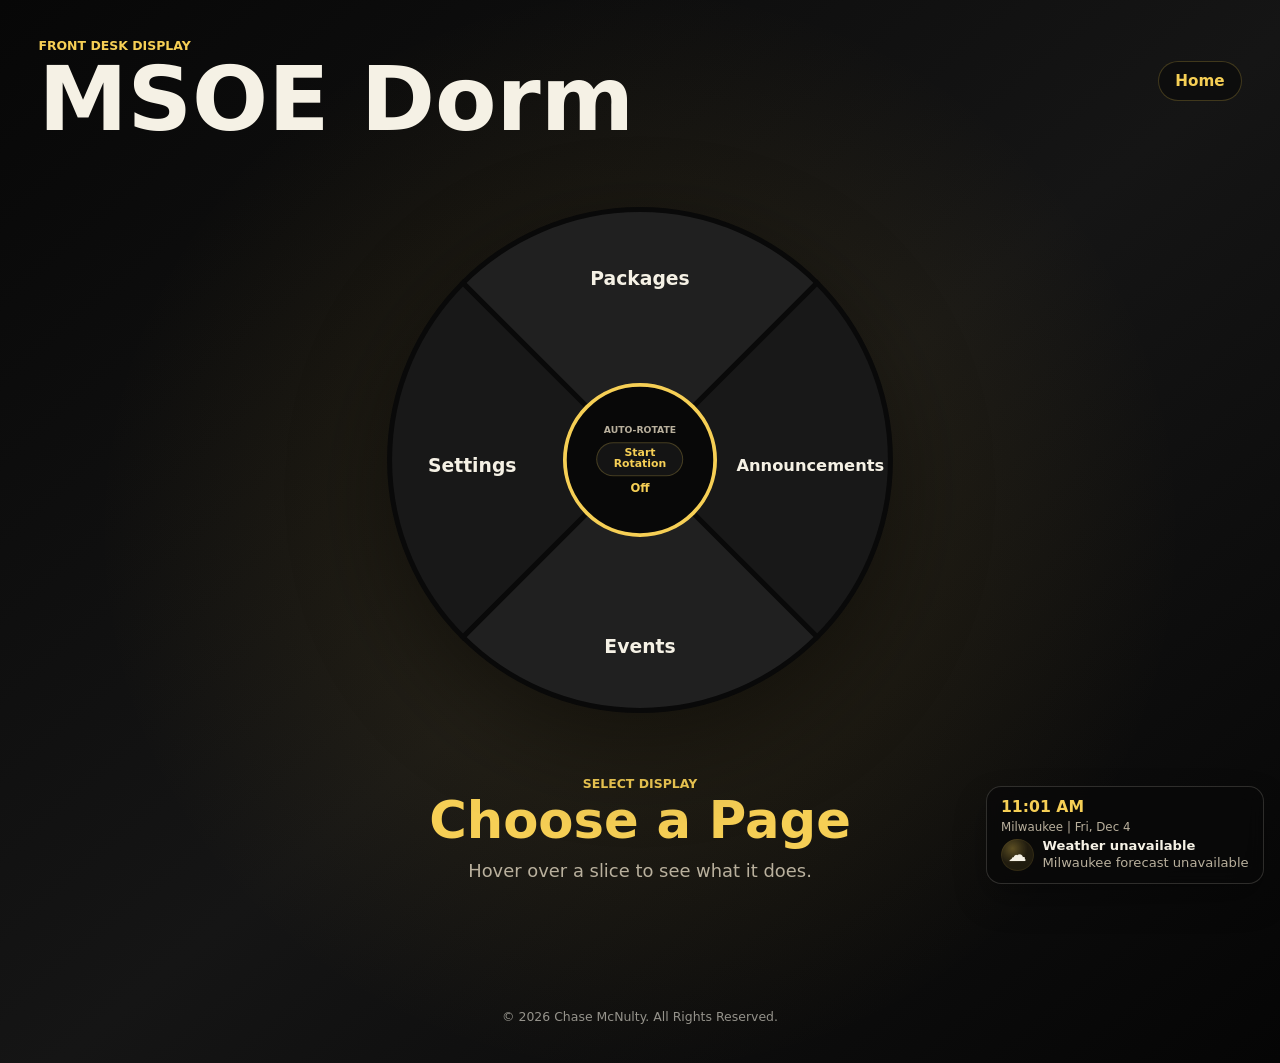
<file: index.html>
<!doctype html>
<html lang="en">
  <head>
    <meta charset="UTF-8" />
    <meta name="viewport" content="width=device-width, initial-scale=1.0" />
    <title>MSOE Dorm Front Desk Display</title>
    <link rel="stylesheet" href="styles.css" />
  </head>
  <body data-page-title-suffix="Front Desk Display" data-rotation-page="home">
    <main class="display-shell" aria-labelledby="page-title">
      <header class="top-bar">
        <div>
          <p class="eyebrow">Front Desk Display</p>
          <h1 id="page-title" data-dorm-name>MSOE Dorm</h1>
        </div>
        <p class="status-pill" aria-label="Current display mode">Home</p>
      </header>

      <section class="wheel-stage" aria-label="Display options">
        <div
          class="wheel-copy"
          aria-live="polite"
          data-default-title="Choose a Page"
          data-default-description="Hover over a slice to see what it does."
        >
          <p class="eyebrow">Select Display</p>
          <h2 id="selected-title">Choose a Page</h2>
          <p id="selected-description">
            Hover over a slice to see what it does.
          </p>
        </div>

        <nav class="radial-menu" data-dorm-nav-label aria-label="MSOE Dorm display pages">
          <svg
            class="wheel"
            viewBox="-230 -230 460 460"
            role="img"
            aria-labelledby="wheel-title wheel-description"
          >
            <title id="wheel-title">MSOE Dorm display navigation wheel</title>
            <desc id="wheel-description">
              A circular menu with selectable slices for front desk display pages.
            </desc>

            <a
              class="wheel-link"
              href="display.html"
              aria-label="Open packages display"
              data-display-key="packages"
              data-title="Packages"
              data-description="Open the package tracker."
            >
              <g class="wheel-slice-group">
                <path
                  class="wheel-slice"
                  d="M 0 0 L -141.421 -141.421 A 200 200 0 0 1 141.421 -141.421 Z"
                />
                <text class="wheel-label" x="0" y="-144">Packages</text>
              </g>
            </a>

            <a
              class="wheel-link"
              href="display.html"
              aria-label="Open announcements display"
              data-display-key="announcements"
              data-title="Announcements"
              data-description="Show the looping announcements slides."
            >
              <g class="wheel-slice-group">
                <path
                  class="wheel-slice"
                  d="M 0 0 L 141.421 -141.421 A 200 200 0 0 1 141.421 141.421 Z"
                />
                <text class="wheel-label wheel-label-wide" x="136" y="5">Announcements</text>
              </g>
            </a>

            <a
              class="wheel-link"
              href="display.html"
              aria-label="Open events display"
              data-display-key="events"
              data-title="Events"
              data-description="Show the looping events slides."
            >
              <g class="wheel-slice-group">
                <path
                  class="wheel-slice"
                  d="M 0 0 L 141.421 141.421 A 200 200 0 0 1 -141.421 141.421 Z"
                />
                <text class="wheel-label" x="0" y="150">Events</text>
              </g>
            </a>

            <a
              class="wheel-link"
              href="settings.html"
              aria-label="Open display settings"
              data-display-key="settings"
              data-title="Settings"
              data-description="Adjust display behavior and other front desk controls."
            >
              <g class="wheel-slice-group">
                <path
                  class="wheel-slice"
                  d="M 0 0 L -141.421 141.421 A 200 200 0 0 1 -141.421 -141.421 Z"
                />
                <text class="wheel-label" x="-134" y="5">Settings</text>
              </g>
            </a>

            <circle class="wheel-center" r="60" />
          </svg>

          <div class="wheel-center-control">
            <p class="wheel-center-control-label">Auto-Rotate</p>

            <button
              id="auto-rotation-button"
              class="wheel-center-button"
              type="button"
            >
              Start Rotation
            </button>

            <p
              id="auto-rotation-status"
              class="wheel-center-control-status"
              role="status"
              aria-live="polite"
            >
              Off
            </p>
          </div>
        </nav>
      </section>

      <footer class="page-footer">&copy; 2026 Chase McNulty. All Rights Reserved.</footer>
    </main>

    <script src="display-config.js"></script>
    <script src="rotation.js"></script>
    <script src="branding.js"></script>
    <script src="theme.js"></script>
    <script src="status-widget.js"></script>
    <script src="main.js"></script>
  </body>
</html>
</file>
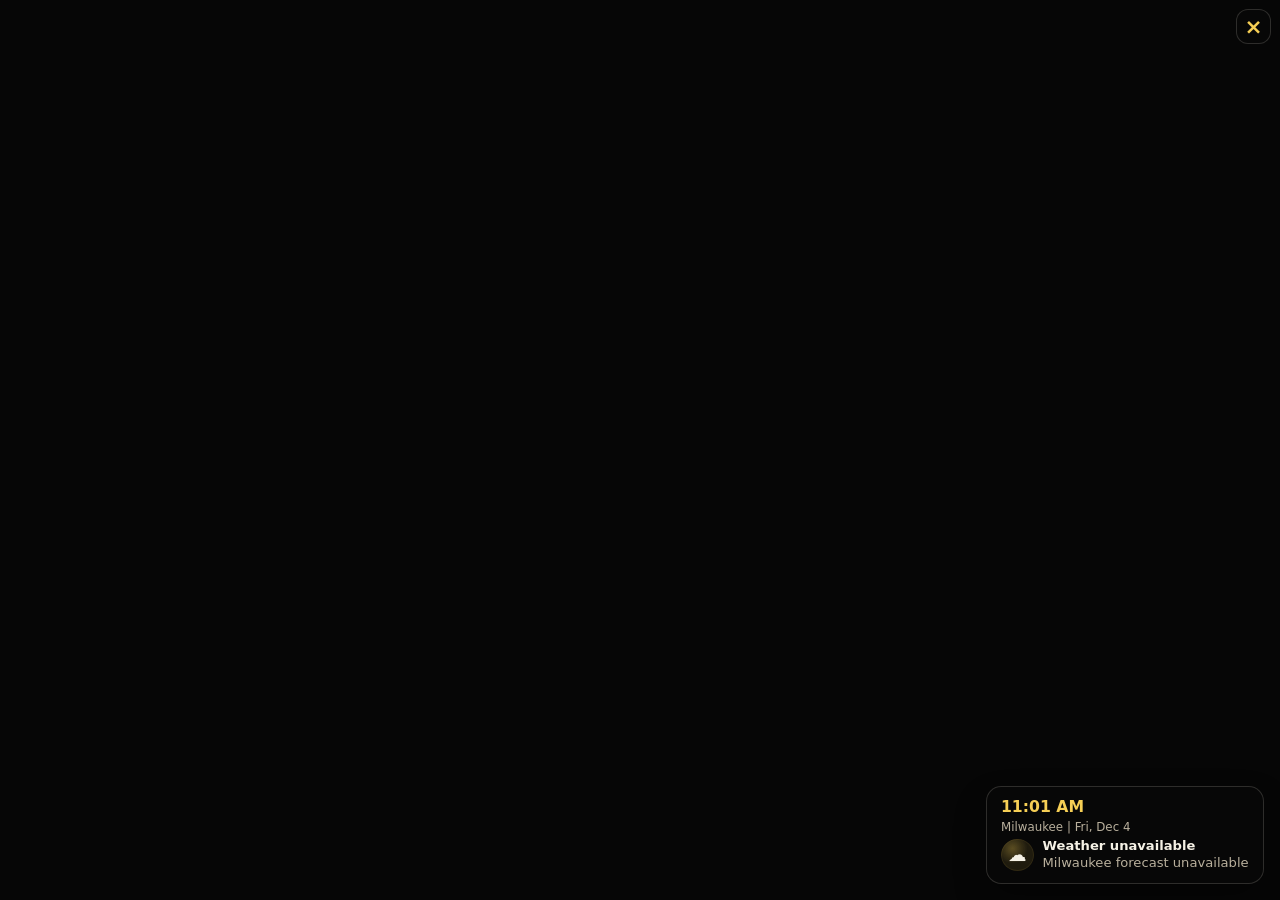
<file: announcements.html>
<!doctype html>
<html lang="en">
  <head>
    <meta charset="UTF-8" />
    <meta name="viewport" content="width=device-width, initial-scale=1.0" />
    <title>MSOE Dorm Announcements</title>
    <link rel="stylesheet" href="styles.css" />
  </head>
  <body data-page-title-suffix="Announcements" data-rotation-page="announcements">
    <main class="fullscreen-embed-page">
      <a class="overlay-close" href="index.html" aria-label="Return to home screen">
        <span aria-hidden="true">&times;</span>
      </a>

      <div class="fullscreen-embed-viewport fullscreen-embed-viewport-slides">
        <iframe
          class="fullscreen-embed-frame fullscreen-embed-frame-slides"
          data-display-key="announcements"
          data-frame-title-suffix="announcements"
          title="MSOE Dorm announcements"
          loading="eager"
          allowfullscreen
        ></iframe>
      </div>
    </main>
    <script src="display-config.js"></script>
    <script src="rotation.js"></script>
    <script src="branding.js"></script>
    <script src="theme.js"></script>
    <script src="status-widget.js"></script>
    <script src="display-frame.js"></script>
    <script src="embed-tab.js"></script>
  </body>
</html>
</file>
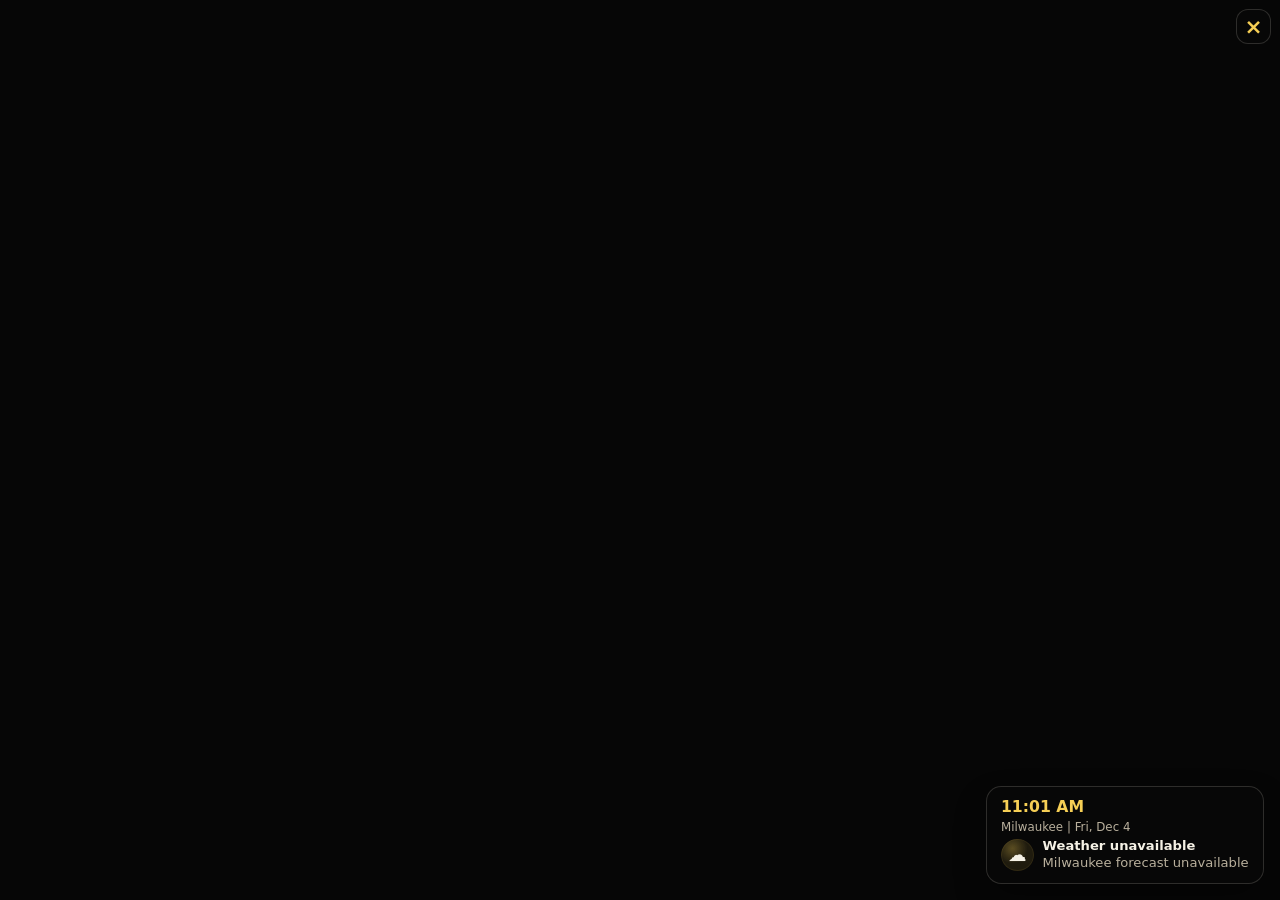
<file: display.html>
<!doctype html>
<html lang="en">
  <head>
    <meta charset="UTF-8" />
    <meta name="viewport" content="width=device-width, initial-scale=1.0" />
    <title>MSOE Dorm Display</title>
    <link rel="stylesheet" href="styles.css" />
  </head>
  <body class="display-window-body" data-page-title-suffix="Display">
    <main class="fullscreen-embed-page rotation-display-page">
      <a class="overlay-close" href="index.html" aria-label="Return to home screen">
        <span aria-hidden="true">&times;</span>
      </a>

      <div class="rotation-display-stage">
        <section class="rotation-display-panel" data-rotation-panel-key="packages">
          <iframe
            class="rotation-display-frame"
            data-rotation-frame-key="packages"
            data-frame-title-suffix="package tracker"
            title="MSOE Dorm package tracker"
            loading="eager"
            allow="geolocation; microphone; camera; fullscreen; clipboard-read; clipboard-write"
          ></iframe>
        </section>

        <section
          class="rotation-display-panel rotation-display-panel-slides"
          data-rotation-panel-key="announcements"
        >
          <iframe
            class="rotation-display-frame rotation-display-frame-slides"
            data-rotation-frame-key="announcements"
            data-frame-title-suffix="announcements"
            title="MSOE Dorm announcements"
            loading="eager"
            allowfullscreen
          ></iframe>
        </section>

        <section
          class="rotation-display-panel rotation-display-panel-slides"
          data-rotation-panel-key="events"
        >
          <iframe
            class="rotation-display-frame rotation-display-frame-slides"
            data-rotation-frame-key="events"
            data-frame-title-suffix="events"
            title="MSOE Dorm events"
            loading="eager"
            allowfullscreen
          ></iframe>
        </section>
      </div>
    </main>
    <script src="display-config.js"></script>
    <script src="rotation.js"></script>
    <script src="branding.js"></script>
    <script src="theme.js"></script>
    <script src="status-widget.js"></script>
    <script src="display-window.js"></script>
    <script src="embed-tab.js"></script>
  </body>
</html>
</file>
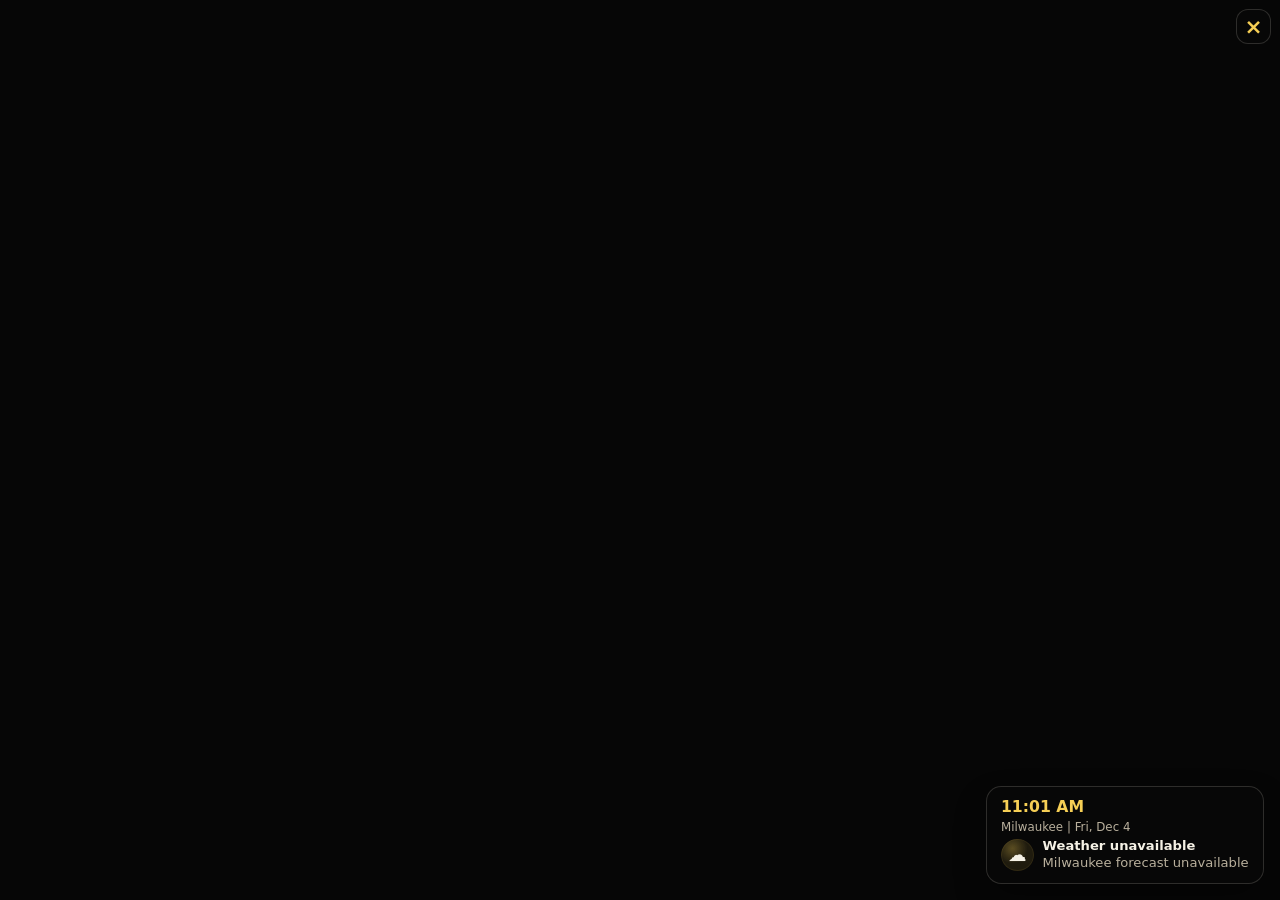
<file: events.html>
<!doctype html>
<html lang="en">
  <head>
    <meta charset="UTF-8" />
    <meta name="viewport" content="width=device-width, initial-scale=1.0" />
    <title>MSOE Dorm Events</title>
    <link rel="stylesheet" href="styles.css" />
  </head>
  <body data-page-title-suffix="Events" data-rotation-page="events">
    <main class="fullscreen-embed-page">
      <a class="overlay-close" href="index.html" aria-label="Return to home screen">
        <span aria-hidden="true">&times;</span>
      </a>

      <div class="fullscreen-embed-viewport fullscreen-embed-viewport-slides">
        <iframe
          class="fullscreen-embed-frame fullscreen-embed-frame-slides"
          data-display-key="events"
          data-frame-title-suffix="events"
          title="MSOE Dorm events"
          loading="eager"
          allowfullscreen
        ></iframe>
      </div>
    </main>
    <script src="display-config.js"></script>
    <script src="rotation.js"></script>
    <script src="branding.js"></script>
    <script src="theme.js"></script>
    <script src="status-widget.js"></script>
    <script src="display-frame.js"></script>
    <script src="embed-tab.js"></script>
  </body>
</html>
</file>
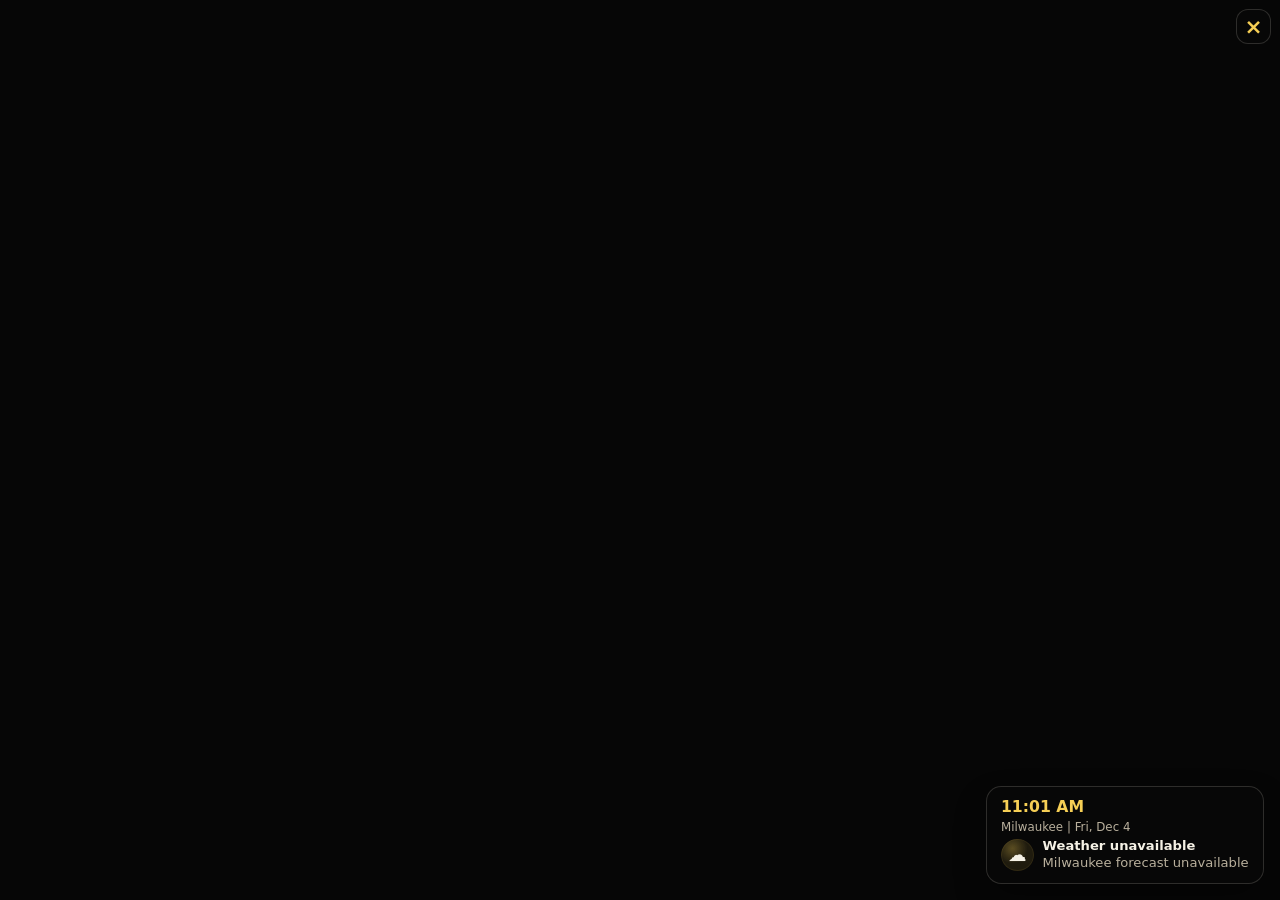
<file: packages.html>
<!doctype html>
<html lang="en">
  <head>
    <meta charset="UTF-8" />
    <meta name="viewport" content="width=device-width, initial-scale=1.0" />
    <title>MSOE Dorm Packages</title>
    <link rel="stylesheet" href="styles.css" />
  </head>
  <body data-page-title-suffix="Packages" data-rotation-page="packages">
    <main class="fullscreen-embed-page">
      <a class="overlay-close" href="index.html" aria-label="Return to home screen">
        <span aria-hidden="true">&times;</span>
      </a>

      <iframe
        class="fullscreen-embed-frame"
        data-display-key="packages"
        data-frame-title-suffix="package tracker"
        title="MSOE Dorm package tracker"
        loading="eager"
        allow="geolocation; microphone; camera; fullscreen; clipboard-read; clipboard-write"
      ></iframe>
    </main>
    <script src="display-config.js"></script>
    <script src="rotation.js"></script>
    <script src="branding.js"></script>
    <script src="theme.js"></script>
    <script src="status-widget.js"></script>
    <script src="display-frame.js"></script>
    <script src="embed-tab.js"></script>
  </body>
</html>
</file>
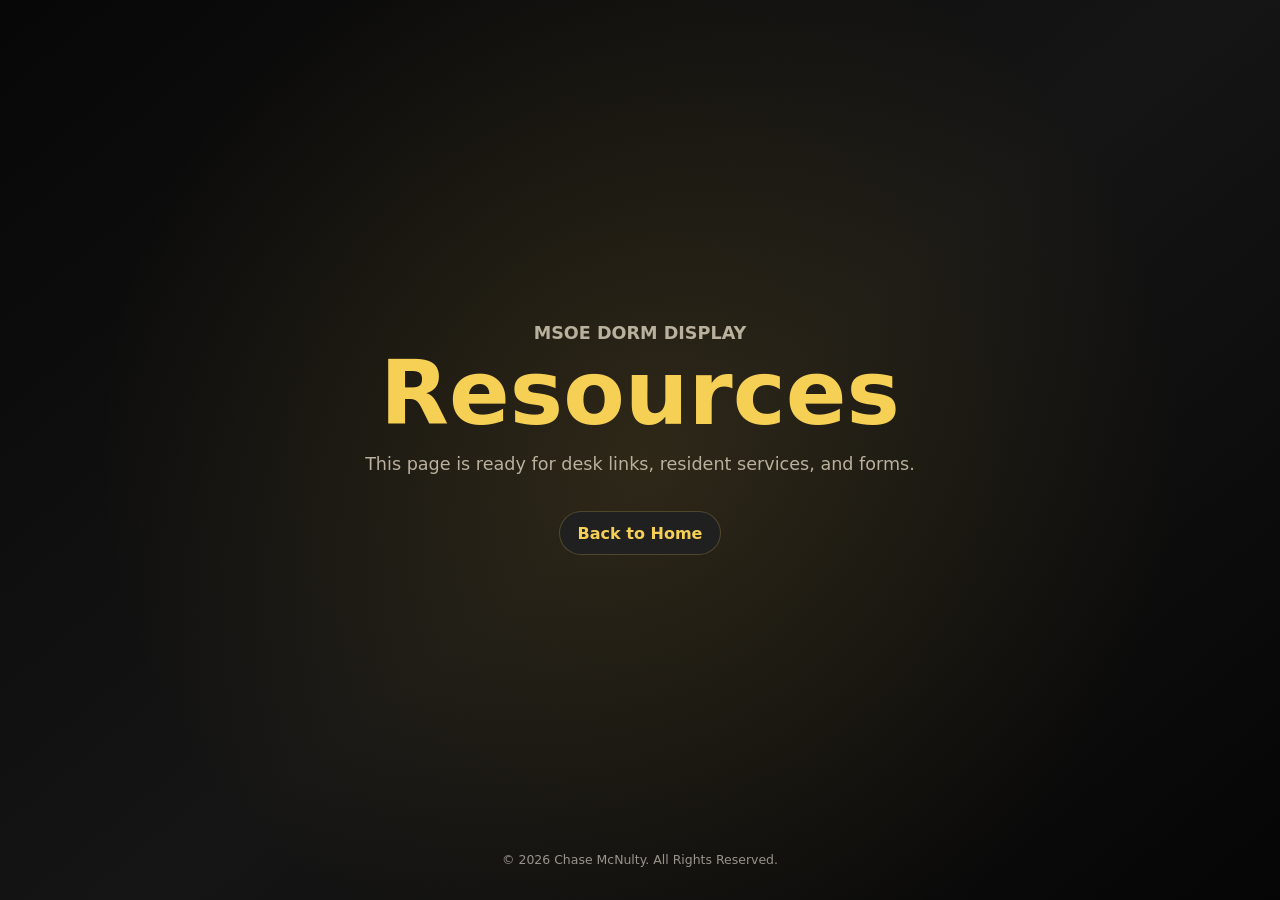
<file: resources.html>
<!doctype html>
<html lang="en">
  <head>
    <meta charset="UTF-8" />
    <meta name="viewport" content="width=device-width, initial-scale=1.0" />
    <title>MSOE Dorm Resources</title>
    <link rel="stylesheet" href="styles.css" />
  </head>
  <body>
    <main class="placeholder-page">
      <section class="placeholder-panel">
        <p class="eyebrow">MSOE Dorm Display</p>
        <h1>Resources</h1>
        <p>This page is ready for desk links, resident services, and forms.</p>
        <a class="back-link" href="index.html">Back to Home</a>
      </section>
      <footer class="page-footer">&copy; 2026 Chase McNulty. All Rights Reserved.</footer>
    </main>
  </body>
</html>
</file>
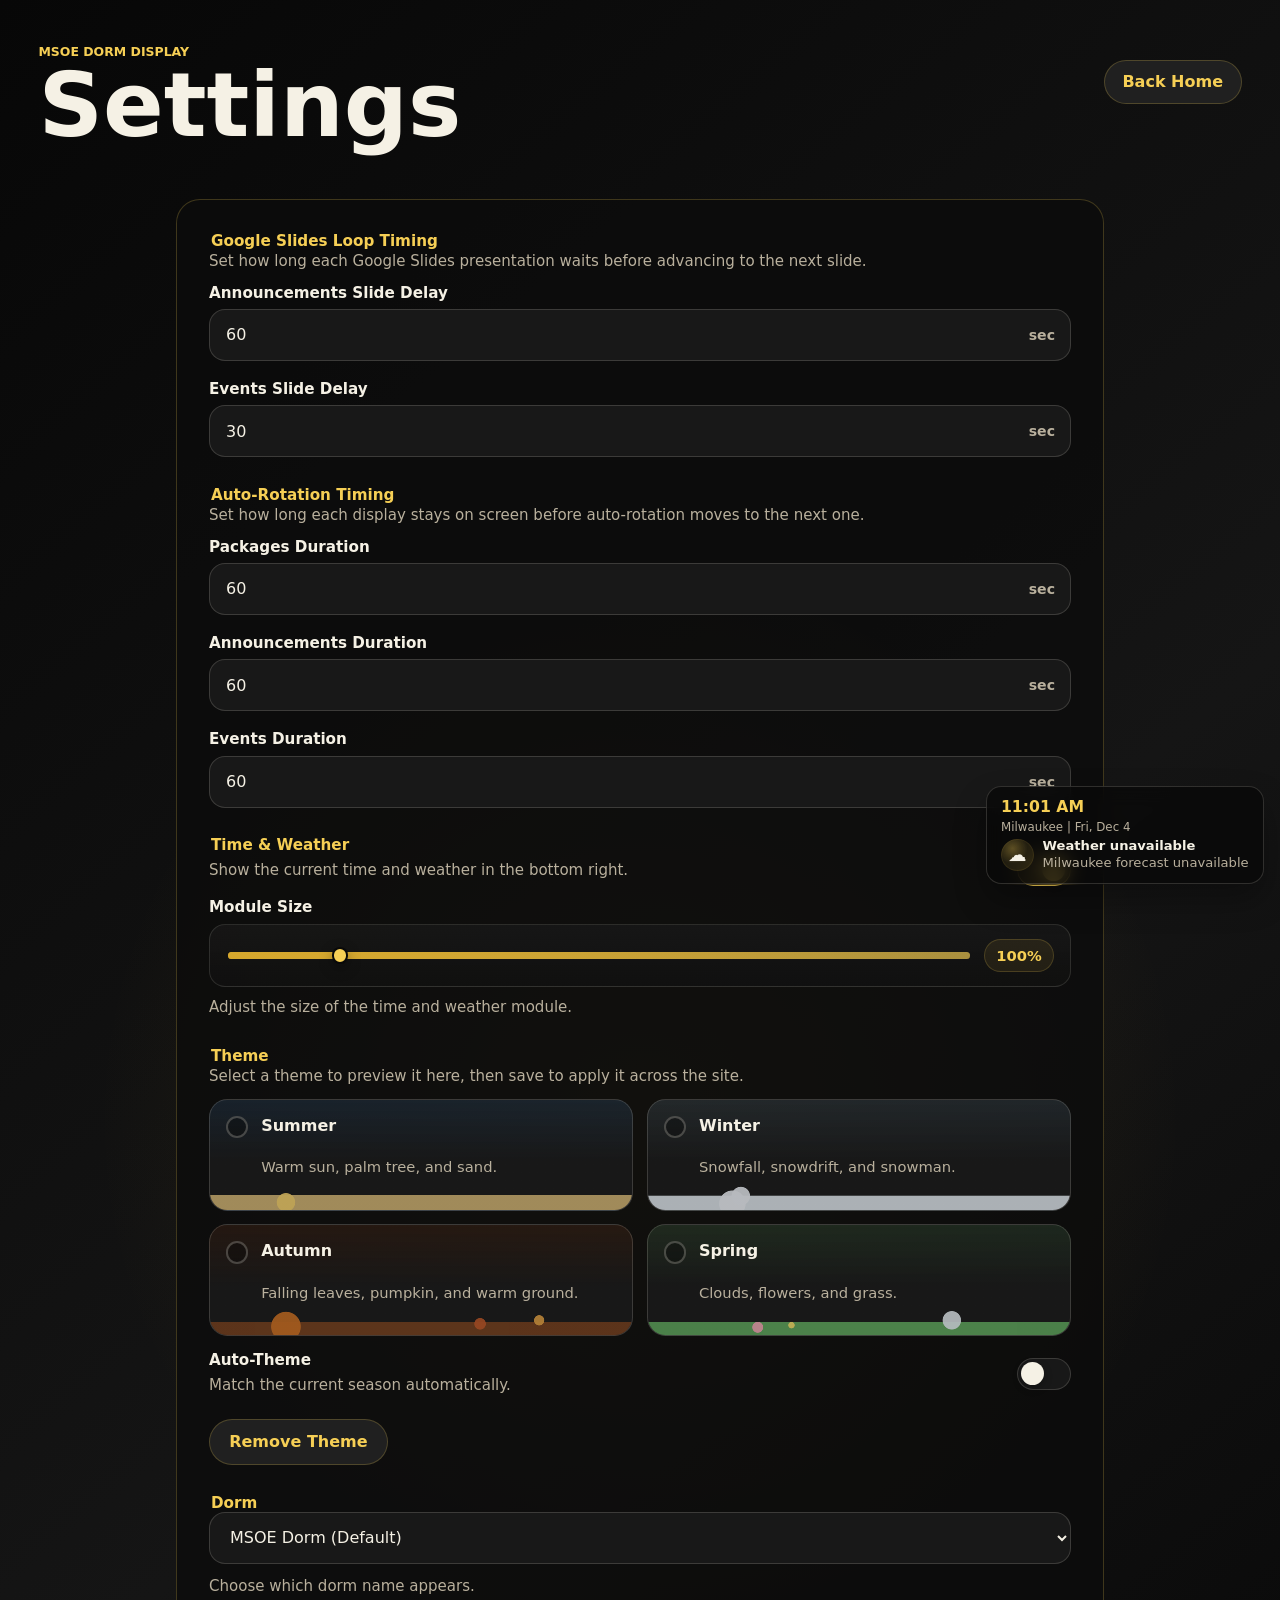
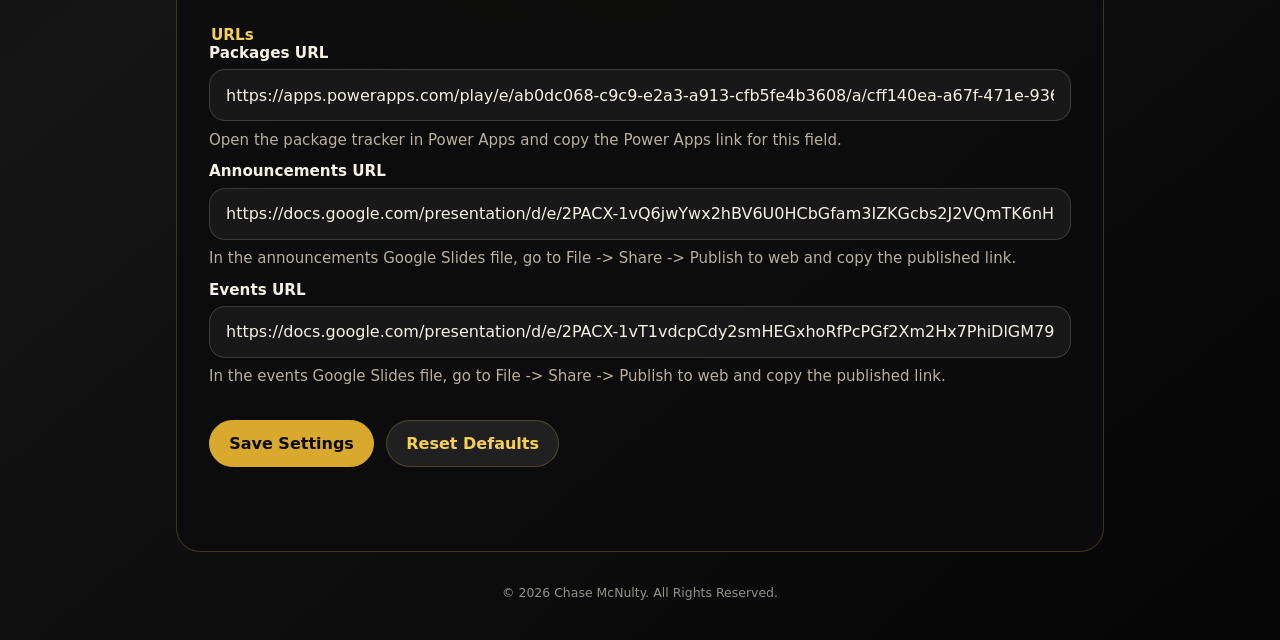
<file: settings.html>
<!doctype html>
<html lang="en">
  <head>
    <meta charset="UTF-8" />
    <meta name="viewport" content="width=device-width, initial-scale=1.0" />
    <title>MSOE Dorm Settings</title>
    <link rel="stylesheet" href="styles.css" />
  </head>
  <body data-page-title-suffix="Settings">
    <div class="settings-theme-preview" aria-hidden="true">
      <div class="settings-theme-art settings-theme-art-summer">
        <div class="settings-summer-glow"></div>
        <div class="settings-summer-sun"></div>
        <div class="settings-summer-palm">
          <span class="settings-summer-trunk"></span>
          <div class="settings-summer-crown">
            <span class="settings-summer-leaf settings-summer-leaf-a"></span>
            <span class="settings-summer-leaf settings-summer-leaf-b"></span>
            <span class="settings-summer-leaf settings-summer-leaf-c"></span>
            <span class="settings-summer-leaf settings-summer-leaf-d"></span>
          </div>
        </div>
        <div class="settings-summer-sand"></div>
      </div>

      <div class="settings-theme-art settings-theme-art-winter">
        <div class="settings-winter-flake settings-winter-flake-a"></div>
        <div class="settings-winter-flake settings-winter-flake-b"></div>
        <div class="settings-winter-flake settings-winter-flake-c"></div>
        <div class="settings-winter-flake settings-winter-flake-d"></div>
        <div class="settings-winter-snowman">
          <span class="settings-winter-body settings-winter-body-large"></span>
          <span class="settings-winter-body settings-winter-body-small"></span>
          <span class="settings-winter-eye settings-winter-eye-left"></span>
          <span class="settings-winter-eye settings-winter-eye-right"></span>
          <span class="settings-winter-nose"></span>
          <span class="settings-winter-scarf"></span>
        </div>
        <div class="settings-winter-snow"></div>
      </div>

      <div class="settings-theme-art settings-theme-art-autumn">
        <div class="settings-autumn-branch"></div>
        <div class="settings-autumn-leaf settings-autumn-leaf-a"></div>
        <div class="settings-autumn-leaf settings-autumn-leaf-b"></div>
        <div class="settings-autumn-leaf settings-autumn-leaf-c"></div>
        <div class="settings-autumn-pumpkin">
          <span class="settings-autumn-pumpkin-seam settings-autumn-pumpkin-seam-a"></span>
          <span class="settings-autumn-pumpkin-seam settings-autumn-pumpkin-seam-b"></span>
          <span class="settings-autumn-stem"></span>
        </div>
        <div class="settings-autumn-ground"></div>
      </div>

      <div class="settings-theme-art settings-theme-art-spring">
        <div class="settings-spring-cloud"></div>
        <div class="settings-spring-flower settings-spring-flower-a"></div>
        <div class="settings-spring-flower settings-spring-flower-b"></div>
        <div class="settings-spring-flower settings-spring-flower-c"></div>
        <div class="settings-spring-grass"></div>
      </div>
    </div>

    <main class="settings-page">
      <header class="settings-header">
        <div class="settings-intro">
          <p class="eyebrow" data-dorm-display>MSOE Dorm Display</p>
          <h1>Settings</h1>
        </div>

        <a class="back-link" href="index.html">Back Home</a>
      </header>

      <section class="settings-tool" aria-label="Display link settings">
        <form id="display-settings-form" class="settings-form" novalidate>
          <fieldset class="settings-group settings-rotation-group">
            <legend class="settings-label">Google Slides Loop Timing</legend>
            <p class="settings-help">
              Set how long each Google Slides presentation waits before advancing to the next
              slide.
            </p>

            <div class="settings-duration-grid">
              <div class="settings-group">
                <label
                  class="settings-label settings-label-neutral"
                  for="slideshow-announcements-seconds"
                >
                  Announcements Slide Delay
                </label>
                <div class="settings-duration-input">
                    <input
                      class="settings-input"
                      id="slideshow-announcements-seconds"
                      name="slideshowAnnouncementsSeconds"
                      type="number"
                      min="0"
                      step="1"
                      inputmode="numeric"
                    />
                  <span class="settings-duration-unit">sec</span>
                </div>
              </div>

              <div class="settings-group">
                <label
                  class="settings-label settings-label-neutral"
                  for="slideshow-events-seconds"
                >
                  Events Slide Delay
                </label>
                <div class="settings-duration-input">
                    <input
                      class="settings-input"
                      id="slideshow-events-seconds"
                      name="slideshowEventsSeconds"
                      type="number"
                      min="0"
                      step="1"
                      inputmode="numeric"
                    />
                  <span class="settings-duration-unit">sec</span>
                </div>
              </div>
            </div>
          </fieldset>

          <fieldset class="settings-group settings-rotation-group">
            <legend class="settings-label">Auto-Rotation Timing</legend>
            <p class="settings-help">
              Set how long each display stays on screen before auto-rotation moves to the next one.
            </p>

            <div class="settings-duration-grid">
              <div class="settings-group">
                <label
                  class="settings-label settings-label-neutral"
                  for="rotation-packages-seconds"
                >
                  Packages Duration
                </label>
                <div class="settings-duration-input">
                    <input
                      class="settings-input"
                      id="rotation-packages-seconds"
                      name="rotationPackagesSeconds"
                      type="number"
                      min="0"
                      step="5"
                      inputmode="numeric"
                    />
                  <span class="settings-duration-unit">sec</span>
                </div>
              </div>

              <div class="settings-group">
                <label
                  class="settings-label settings-label-neutral"
                  for="rotation-announcements-seconds"
                >
                  Announcements Duration
                </label>
                <div class="settings-duration-input">
                    <input
                      class="settings-input"
                      id="rotation-announcements-seconds"
                      name="rotationAnnouncementsSeconds"
                      type="number"
                      min="0"
                      step="5"
                      inputmode="numeric"
                    />
                  <span class="settings-duration-unit">sec</span>
                </div>
              </div>

              <div class="settings-group">
                <label
                  class="settings-label settings-label-neutral"
                  for="rotation-events-seconds"
                >
                  Events Duration
                </label>
                <div class="settings-duration-input">
                    <input
                      class="settings-input"
                      id="rotation-events-seconds"
                      name="rotationEventsSeconds"
                      type="number"
                      min="0"
                      step="5"
                      inputmode="numeric"
                    />
                  <span class="settings-duration-unit">sec</span>
                </div>
              </div>
            </div>
          </fieldset>

          <fieldset class="settings-group settings-section-group">
            <legend class="settings-label">Time &amp; Weather</legend>
            <div class="settings-toggle-row">
              <div class="settings-toggle-copy">
                <p class="settings-help">
                  Show the current time and weather in the bottom right.
                </p>
              </div>

              <label class="settings-toggle" for="show-status-widget">
                <input
                  class="settings-toggle-input"
                  id="show-status-widget"
                  name="showStatusWidget"
                  type="checkbox"
                  aria-label="Bottom Right Time and Weather"
                />
                <span class="settings-toggle-track">
                  <span class="settings-toggle-thumb"></span>
                </span>
              </label>
            </div>

            <div class="settings-group settings-status-widget-size-group">
              <label
                class="settings-label settings-label-neutral"
                for="status-widget-scale-percent"
              >
                Module Size
              </label>
              <div class="settings-range-row">
                <input
                  class="settings-range"
                  id="status-widget-scale-percent"
                  name="statusWidgetScalePercent"
                  type="range"
                  min="50"
                  max="400"
                  step="5"
                />
                <output
                  class="settings-range-value"
                  id="status-widget-scale-value"
                  for="status-widget-scale-percent"
                >
                  100%
                </output>
              </div>
              <p class="settings-help">
                Adjust the size of the time and weather module.
              </p>
            </div>
          </fieldset>

          <fieldset class="settings-group settings-theme-group">
            <legend class="settings-label">Theme</legend>
            <p class="settings-help">
              Select a theme to preview it here, then save to apply it across the site.
            </p>

            <div class="theme-picker" role="radiogroup" aria-label="Settings theme preview">
              <label class="theme-option theme-option-summer">
                <input
                  class="theme-radio"
                  name="settings-theme-preview"
                  type="radio"
                  value="summer"
                />
                <span class="theme-option-title">Summer</span>
                <span class="theme-option-copy">Warm sun, palm tree, and sand.</span>
              </label>

              <label class="theme-option theme-option-winter">
                <input
                  class="theme-radio"
                  name="settings-theme-preview"
                  type="radio"
                  value="winter"
                />
                <span class="theme-option-title">Winter</span>
                <span class="theme-option-copy">Snowfall, snowdrift, and snowman.</span>
              </label>

              <label class="theme-option theme-option-autumn">
                <input
                  class="theme-radio"
                  name="settings-theme-preview"
                  type="radio"
                  value="autumn"
                />
                <span class="theme-option-title">Autumn</span>
                <span class="theme-option-copy">Falling leaves, pumpkin, and warm ground.</span>
              </label>

              <label class="theme-option theme-option-spring">
                <input
                  class="theme-radio"
                  name="settings-theme-preview"
                  type="radio"
                  value="spring"
                />
                <span class="theme-option-title">Spring</span>
                <span class="theme-option-copy">Clouds, flowers, and grass.</span>
              </label>
            </div>

            <div class="settings-toggle-row settings-theme-toggle-row">
              <div class="settings-toggle-copy">
                <label class="settings-label settings-label-neutral" for="auto-theme">
                  Auto-Theme
                </label>
                <p class="settings-help">
                  Match the current season automatically.
                </p>
              </div>

              <label class="settings-toggle" for="auto-theme">
                <input
                  class="settings-toggle-input"
                  id="auto-theme"
                  name="autoTheme"
                  type="checkbox"
                />
                <span class="settings-toggle-track">
                  <span class="settings-toggle-thumb"></span>
                </span>
              </label>
            </div>

            <div class="settings-theme-actions">
              <button class="settings-button" id="remove-theme-preview" type="button">
                Remove Theme
              </button>
            </div>
          </fieldset>

          <fieldset class="settings-group settings-section-group">
            <legend class="settings-label">Dorm</legend>
            <select class="settings-input" id="dorm-select" name="dorm">
              <option value="">MSOE Dorm (Default)</option>
              <option value="MLH">MLH</option>
              <option value="VT/MH">VT/MH</option>
              <option value="GT">GT</option>
            </select>
            <p class="settings-help">
              Choose which dorm name appears.
            </p>
          </fieldset>

          <fieldset class="settings-group settings-section-group">
            <legend class="settings-label">URLs</legend>

            <div class="settings-group">
              <label class="settings-label settings-label-neutral" for="packages-url">
                Packages URL
              </label>
              <input
                class="settings-input"
                id="packages-url"
                name="packages"
                type="url"
                inputmode="url"
                autocomplete="off"
                spellcheck="false"
              />
              <p class="settings-help">
                Open the package tracker in Power Apps and copy the Power Apps link for this field.
              </p>
            </div>

            <div class="settings-group">
              <label class="settings-label settings-label-neutral" for="announcements-url">
                Announcements URL
              </label>
              <input
                class="settings-input"
                id="announcements-url"
                name="announcements"
                type="url"
                inputmode="url"
                autocomplete="off"
                spellcheck="false"
              />
              <p class="settings-help">
                In the announcements Google Slides file, go to File -> Share -> Publish to web and
                copy the published link.
              </p>
            </div>

            <div class="settings-group">
              <label class="settings-label settings-label-neutral" for="events-url">
                Events URL
              </label>
              <input
                class="settings-input"
                id="events-url"
                name="events"
                type="url"
                inputmode="url"
                autocomplete="off"
                spellcheck="false"
              />
              <p class="settings-help">
                In the events Google Slides file, go to File -> Share -> Publish to web and copy
                the published link.
              </p>
            </div>
          </fieldset>

          <div class="settings-actions">
            <button class="settings-button settings-button-primary" type="submit">Save Settings</button>
            <button class="settings-button" id="reset-defaults" type="button">
              Reset Defaults
            </button>
          </div>

          
          <p id="settings-status" class="settings-status" role="status" aria-live="polite"></p>
        </form>
      </section>

      <footer class="page-footer">&copy; 2026 Chase McNulty. All Rights Reserved.</footer>
    </main>

    <div
      id="settings-reminder-toast"
      class="settings-reminder-toast"
      role="status"
      aria-live="polite"
      aria-atomic="true"
      aria-hidden="true"
    >
      <span class="settings-reminder-toast-copy">Don&apos;t forget to save your settings.</span>
      <button
        class="settings-button settings-button-primary settings-reminder-toast-button"
        id="settings-reminder-save"
        type="button"
      >
        Save
      </button>
    </div>
    <script src="display-config.js"></script>
    <script src="branding.js"></script>
    <script src="theme.js"></script>
    <script src="status-widget.js"></script>
    <script src="settings.js"></script>
  </body>
</html>
</file>
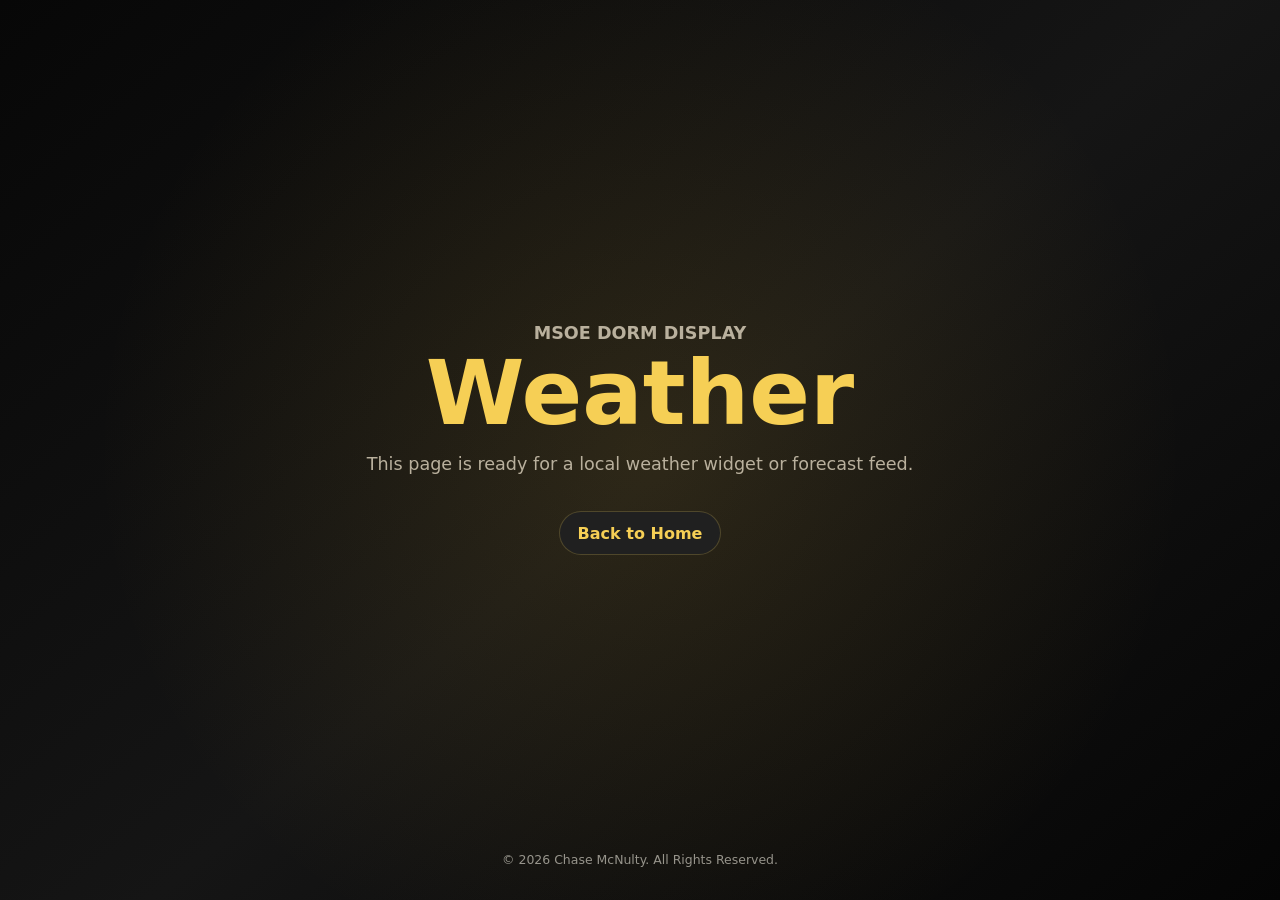
<file: weather.html>
<!doctype html>
<html lang="en">
  <head>
    <meta charset="UTF-8" />
    <meta name="viewport" content="width=device-width, initial-scale=1.0" />
    <title>MSOE Dorm Weather</title>
    <link rel="stylesheet" href="styles.css" />
  </head>
  <body>
    <main class="placeholder-page">
      <section class="placeholder-panel">
        <p class="eyebrow">MSOE Dorm Display</p>
        <h1>Weather</h1>
        <p>This page is ready for a local weather widget or forecast feed.</p>
        <a class="back-link" href="index.html">Back to Home</a>
      </section>
      <footer class="page-footer">&copy; 2026 Chase McNulty. All Rights Reserved.</footer>
    </main>
  </body>
</html>
</file>
<file: styles.css>
:root {
  --bg: #090909;
  --panel: #151515;
  --panel-soft: #202020;
  --gold: #d8a92d;
  --gold-bright: #f6cf55;
  --gold-deep: #946f13;
  --text: #f5f1e5;
  --muted: #b9b09d;
  --line: rgba(246, 207, 85, 0.22);
  --shadow: rgba(0, 0, 0, 0.45);
}

* {
  box-sizing: border-box;
}

body {
  position: relative;
  min-height: 100vh;
  margin: 0;
  color: var(--text);
  background:
    radial-gradient(circle at center, rgba(216, 169, 45, 0.13), transparent 34rem),
    linear-gradient(140deg, #070707 0%, var(--panel) 52%, #050505 100%);
  font-family:
    Inter, ui-sans-serif, system-ui, -apple-system, BlinkMacSystemFont, "Segoe UI",
    sans-serif;
}

body[data-display-theme="summer"] {
  background:
    radial-gradient(circle at 12% 10%, rgba(255, 206, 93, 0.22), transparent 16rem),
    radial-gradient(circle at 86% 84%, rgba(74, 160, 223, 0.14), transparent 20rem),
    linear-gradient(145deg, #09121a 0%, #172530 48%, #14110d 100%);
}

body[data-display-theme="winter"] {
  background:
    radial-gradient(circle at 16% 10%, rgba(219, 238, 255, 0.16), transparent 16rem),
    radial-gradient(circle at 88% 84%, rgba(191, 223, 246, 0.12), transparent 18rem),
    linear-gradient(145deg, #081017 0%, #15212a 48%, #171a1f 100%);
}

body[data-display-theme="autumn"] {
  background:
    radial-gradient(circle at 16% 10%, rgba(227, 126, 55, 0.18), transparent 16rem),
    radial-gradient(circle at 84% 86%, rgba(193, 103, 44, 0.14), transparent 18rem),
    linear-gradient(145deg, #120b08 0%, #261611 48%, #18120e 100%);
}

body[data-display-theme="spring"] {
  background:
    radial-gradient(circle at 14% 10%, rgba(129, 209, 133, 0.16), transparent 16rem),
    radial-gradient(circle at 84% 84%, rgba(255, 182, 197, 0.12), transparent 18rem),
    linear-gradient(145deg, #08110b 0%, #162117 48%, #161914 100%);
}

a {
  color: inherit;
}

.display-shell {
  position: relative;
  z-index: 3;
  min-height: 100vh;
  display: grid;
  grid-template-rows: auto 1fr auto;
  gap: 2rem;
  padding: clamp(1rem, 3vw, 2.5rem);
}

.top-bar {
  display: flex;
  align-items: center;
  justify-content: space-between;
  gap: 1rem;
}

.eyebrow {
  margin: 0 0 0.35rem;
  color: var(--gold-bright);
  font-size: 0.78rem;
  font-weight: 800;
  letter-spacing: 0;
  text-transform: uppercase;
}

h1,
h2,
p {
  margin-top: 0;
}

h1 {
  margin-bottom: 0;
  font-size: clamp(2.25rem, 8vw, 5.6rem);
  line-height: 0.9;
}

.status-pill {
  display: inline-flex;
  align-items: center;
  min-height: 2.5rem;
  padding: 0 1rem;
  border: 1px solid var(--line);
  border-radius: 999px;
  color: var(--gold-bright);
  background: rgba(12, 12, 12, 0.72);
  font-size: 0.95rem;
  font-weight: 800;
}

.wheel-stage {
  display: grid;
  grid-template-columns: 1fr;
  align-items: center;
  justify-items: center;
  align-content: center;
  gap: 1.5rem;
  width: min(76rem, 100%);
  margin: 0 auto;
}

.wheel-copy {
  order: 2;
  max-width: 32rem;
  min-height: 12rem;
  display: grid;
  align-content: start;
  text-align: center;
}

.wheel-copy h2 {
  margin-bottom: 0.75rem;
  color: var(--gold-bright);
  font-size: clamp(2rem, 4vw, 3.7rem);
  line-height: 0.95;
}

.wheel-copy p:last-child {
  margin-bottom: 0;
  color: var(--muted);
  font-size: clamp(1rem, 1.4vw, 1.25rem);
  line-height: 1.55;
}

#selected-description {
  min-height: 3.2em;
}

.radial-menu {
  order: 1;
  position: relative;
  width: min(66vh, 36rem);
  max-width: 100%;
  aspect-ratio: 1;
  filter: drop-shadow(0 2rem 3rem var(--shadow));
}

.wheel {
  width: 100%;
  height: 100%;
  overflow: visible;
}

.wheel-link {
  --lift-x: 0px;
  --lift-y: 0px;
  cursor: pointer;
  outline: none;
}

.wheel-slice-group {
  transform-box: fill-box;
  transform-origin: center;
  transition:
    transform 180ms ease,
    filter 180ms ease;
}

.wheel-link:nth-of-type(1) {
  --lift-x: 0px;
  --lift-y: -18px;
}

.wheel-link:nth-of-type(2) {
  --lift-x: 18px;
  --lift-y: 0px;
}

.wheel-link:nth-of-type(3) {
  --lift-x: 0px;
  --lift-y: 18px;
}

.wheel-link:nth-of-type(4) {
  --lift-x: -18px;
  --lift-y: 0px;
}

.wheel-link:hover .wheel-slice-group,
.wheel-link:focus-visible .wheel-slice-group {
  transform: translate(var(--lift-x), var(--lift-y)) scale(1.035);
  filter: drop-shadow(0 0.8rem 1rem rgba(0, 0, 0, 0.4));
}

.wheel-slice {
  fill: var(--panel-soft);
  stroke: var(--bg);
  stroke-width: 4;
  transition:
    fill 180ms ease,
    stroke 180ms ease;
}

.wheel-link:nth-of-type(2n) .wheel-slice {
  fill: #181818;
}

.wheel-link:hover .wheel-slice,
.wheel-link:focus-visible .wheel-slice {
  fill: var(--gold);
  stroke: var(--gold-bright);
}

.wheel-label {
  fill: var(--text);
  font-size: 15px;
  font-weight: 900;
  text-anchor: middle;
  dominant-baseline: middle;
  pointer-events: none;
  transition: fill 180ms ease;
}

.wheel-label-wide {
  font-size: 13px;
}

.wheel-link:hover .wheel-label,
.wheel-link:focus-visible .wheel-label {
  fill: #090909;
}

.wheel-center {
  fill: #080808;
  stroke: var(--gold-bright);
  stroke-width: 3;
}

.wheel-center-control {
  position: absolute;
  top: 50%;
  left: 50%;
  z-index: 2;
  width: 6.35rem;
  min-height: 6.35rem;
  display: grid;
  align-content: center;
  justify-items: center;
  gap: 0.38rem;
  padding: 0.55rem 0.45rem;
  text-align: center;
  transform: translate(-50%, -50%);
}

.wheel-center-control-label,
.wheel-center-control-status {
  margin-bottom: 0;
}

.wheel-center-control-label {
  color: var(--muted);
  font-size: 0.58rem;
  font-weight: 800;
  line-height: 1.15;
  text-transform: uppercase;
}

.wheel-center-button {
  min-height: 2.15rem;
  padding: 0 0.65rem;
  border: 1px solid var(--line);
  border-radius: 999px;
  background: rgba(22, 22, 22, 0.94);
  color: var(--gold-bright);
  font: inherit;
  font-size: 0.68rem;
  font-weight: 800;
  line-height: 1;
  cursor: pointer;
  transition:
    border-color 180ms ease,
    background 180ms ease,
    color 180ms ease;
}

.wheel-center-button:hover,
.wheel-center-button:focus-visible {
  border-color: var(--gold-bright);
  background: rgba(216, 169, 45, 0.16);
}

.wheel-center-button:disabled {
  cursor: default;
  opacity: 0.92;
}

.wheel-center-button[data-state="running"] {
  border-color: var(--gold);
  background: var(--gold);
  color: #090909;
}

.wheel-center-control-status {
  min-height: 1rem;
  color: var(--gold-bright);
  font-size: 0.72rem;
  font-weight: 800;
  line-height: 1.15;
}

.wheel-center-control-status[data-state="running"] {
  color: var(--text);
}

.placeholder-page {
  position: relative;
  min-height: 100vh;
  display: grid;
  grid-template-rows: 1fr auto;
  align-items: center;
  justify-items: center;
  padding: 2rem;
  text-align: center;
}

.placeholder-panel {
  width: min(38rem, 100%);
}

.placeholder-panel h1 {
  margin-bottom: 1rem;
  color: var(--gold-bright);
}

.placeholder-panel p {
  color: var(--muted);
  font-size: 1.1rem;
  line-height: 1.6;
}

.back-link {
  display: inline-flex;
  align-items: center;
  min-height: 2.75rem;
  margin-top: 1rem;
  padding: 0 1.1rem;
  border: 1px solid var(--line);
  border-radius: 999px;
  background: var(--panel-soft);
  color: var(--gold-bright);
  font-weight: 800;
  text-decoration: none;
}

.back-link:hover,
.back-link:focus-visible {
  border-color: var(--gold-bright);
  background: var(--gold);
  color: #090909;
}

.page-footer {
  position: relative;
  z-index: 3;
  margin-top: 0.5rem;
  color: rgba(245, 241, 229, 0.58);
  font-size: 0.78rem;
  line-height: 1.4;
  text-align: center;
}

.fullscreen-embed-page {
  position: relative;
  min-height: 100vh;
  background: #060606;
}

body.display-window-body {
  overflow: hidden;
}

body.display-window-body .fullscreen-embed-page,
body.display-window-body .rotation-display-stage {
  min-height: 100dvh;
  height: 100dvh;
  overflow: hidden;
}

.fullscreen-embed-viewport {
  position: relative;
  width: 100%;
  height: 100vh;
  overflow: hidden;
}

.fullscreen-embed-viewport-slides {
  --embed-bottom-crop: 2.25rem;
}

.fullscreen-embed-frame {
  position: relative;
  z-index: 1;
  display: block;
  width: 100%;
  height: 100vh;
  border: 0;
  background: #060606;
}

.fullscreen-embed-frame-slides {
  height: calc(100vh + var(--embed-bottom-crop));
}

.rotation-display-stage {
  position: relative;
  width: 100%;
  height: 100vh;
}

.rotation-display-panel {
  position: absolute;
  inset: 0;
  opacity: 0;
  pointer-events: none;
}

.rotation-display-panel.is-active {
  opacity: 1;
  pointer-events: auto;
}

.rotation-display-panel[hidden] {
  display: block;
}

.rotation-display-panel-slides {
  overflow: hidden;
}

.rotation-display-frame {
  width: 100%;
  height: 100%;
  border: 0;
  background: #060606;
}

.rotation-display-frame-slides {
  height: calc(100vh + 2.25rem);
}

.overlay-close {
  position: fixed;
  top: 0.55rem;
  right: 0.55rem;
  z-index: 10;
  display: grid;
  place-items: center;
  width: 2.2rem;
  height: 2.2rem;
  border: 1px solid rgba(245, 241, 229, 0.16);
  border-radius: 0.75rem;
  background: rgba(9, 9, 9, 0.72);
  color: var(--gold-bright);
  font-size: 1.35rem;
  font-weight: 600;
  line-height: 1;
  text-decoration: none;
  backdrop-filter: blur(8px);
}

.overlay-close:hover,
.overlay-close:focus-visible {
  border-color: var(--gold-bright);
  background: rgba(216, 169, 45, 0.94);
  color: #090909;
}

.status-widget {
  --status-widget-scale: 1;
  position: fixed;
  right: 1rem;
  bottom: 1rem;
  z-index: 9;
  display: grid;
  gap: 0.18rem;
  min-width: 12.2rem;
  padding: 0.72rem 0.9rem;
  border: 1px solid rgba(245, 241, 229, 0.16);
  border-radius: 0.95rem;
  background: rgba(9, 9, 9, 0.76);
  box-shadow: 0 1rem 2rem rgba(0, 0, 0, 0.28);
  color: var(--text);
  pointer-events: none;
  backdrop-filter: blur(10px);
  transform: scale(var(--status-widget-scale));
  transform-origin: bottom right;
}

.status-widget[hidden] {
  display: none;
}

.status-widget-time,
.status-widget-date,
.status-widget-weather-label,
.status-widget-temperature {
  margin: 0;
}

.status-widget-time {
  color: var(--gold-bright);
  font-size: 0.98rem;
  font-weight: 800;
  line-height: 1.2;
}

.status-widget-date {
  color: var(--muted);
  font-size: 0.74rem;
  line-height: 1.2;
}

.status-widget-weather-row {
  display: grid;
  grid-template-columns: auto 1fr;
  align-items: center;
  gap: 0.55rem;
  margin-top: 0.1rem;
}

.status-widget-weather-icon {
  display: grid;
  place-items: center;
  width: 2.05rem;
  height: 2.05rem;
  border-radius: 999px;
  background:
    radial-gradient(circle at 35% 30%, rgba(246, 207, 85, 0.28), transparent 48%),
    rgba(246, 207, 85, 0.1);
  box-shadow: inset 0 0 0 1px rgba(246, 207, 85, 0.08);
  font-size: 1.16rem;
  line-height: 1;
}

.status-widget-weather-copy {
  display: grid;
  gap: 0.06rem;
}

.status-widget-weather-label {
  color: var(--text);
  font-size: 0.82rem;
  font-weight: 700;
  line-height: 1.2;
}

.status-widget-temperature {
  color: var(--muted);
  font-size: 0.82rem;
  line-height: 1.25;
}

.settings-page {
  position: relative;
  z-index: 3;
  min-height: 100vh;
  display: grid;
  grid-template-rows: auto 1fr auto;
  gap: 1.5rem;
  padding: clamp(1rem, 3vw, 2.5rem);
}

.settings-theme-preview {
  position: fixed;
  inset: 0;
  z-index: 2;
  overflow: hidden;
  pointer-events: none;
}

.settings-theme-art {
  position: absolute;
  inset: 0;
  opacity: 0;
  transition: opacity 180ms ease;
}

body[data-display-theme="summer"] .settings-theme-art-summer,
body[data-display-theme="winter"] .settings-theme-art-winter,
body[data-display-theme="autumn"] .settings-theme-art-autumn,
body[data-display-theme="spring"] .settings-theme-art-spring {
  opacity: 1;
}

.settings-header {
  position: sticky;
  top: 0;
  z-index: 4;
  display: flex;
  align-items: flex-start;
  justify-content: space-between;
  gap: 1rem;
  padding: 0.35rem 0 0.9rem;
  background: transparent;
}

.settings-intro {
  max-width: 40rem;
}

.settings-intro h1 {
  margin-bottom: 0.95rem;
}

.settings-copy {
  margin-top: 0;
  margin-bottom: 0;
  color: var(--muted);
  font-size: 1.05rem;
  line-height: 1.6;
}

.settings-tool {
  width: min(58rem, 100%);
  margin: 0 auto;
  padding: clamp(1.25rem, 3vw, 2rem);
  border: 1px solid var(--line);
  border-radius: 1.5rem;
  background: rgba(12, 12, 12, 0.84);
}

.settings-form {
  display: grid;
  gap: 1.8rem;
}

.settings-group {
  display: grid;
  gap: 0.45rem;
}

.settings-section-group {
  padding: 0;
  margin: 0;
  border: 0;
  gap: 0.7rem;
}

.settings-rotation-group {
  padding: 0;
  margin: 0;
  border: 0;
  gap: 0.7rem;
}

.settings-theme-group {
  padding: 0;
  margin: 0;
  border: 0;
  gap: 0.7rem;
}

.settings-label {
  color: var(--gold-bright);
  font-size: 0.95rem;
  font-weight: 800;
}

.settings-label-neutral {
  color: var(--text);
}

.settings-input {
  width: 100%;
  min-height: 3.25rem;
  padding: 0.8rem 1rem;
  border: 1px solid rgba(245, 241, 229, 0.16);
  border-radius: 1rem;
  background: rgba(25, 25, 25, 0.96);
  color: var(--text);
  font: inherit;
}

.settings-input:focus {
  outline: none;
  border-color: var(--gold-bright);
  box-shadow: 0 0 0 3px rgba(246, 207, 85, 0.15);
}

.settings-input[aria-invalid="true"] {
  border-color: #ef8d74;
  box-shadow: 0 0 0 3px rgba(239, 141, 116, 0.14);
}

.settings-help,
.settings-note,
.settings-status {
  margin-bottom: 0;
  color: var(--muted);
  line-height: 1.5;
}

.settings-help {
  font-size: 0.94rem;
}

.settings-note {
  font-size: 0.96rem;
}

.settings-toggle-row {
  display: grid;
  grid-template-columns: minmax(0, 1fr) auto;
  align-items: center;
  gap: 1rem;
}

.settings-theme-toggle-row {
  padding-top: 0.2rem;
  padding-bottom: 0.45rem;
}

.settings-status-widget-size-group {
  gap: 0.55rem;
}

.settings-toggle-copy {
  display: grid;
  gap: 0.35rem;
}

.settings-toggle {
  position: relative;
  display: inline-flex;
  align-items: center;
  justify-content: center;
  width: 3.35rem;
  height: 2rem;
  cursor: pointer;
}

.settings-toggle-input {
  position: absolute;
  inset: 0;
  opacity: 0;
  cursor: pointer;
}

.settings-toggle-track {
  position: relative;
  width: 100%;
  height: 100%;
  border: 1px solid rgba(245, 241, 229, 0.16);
  border-radius: 999px;
  background: rgba(25, 25, 25, 0.96);
  transition:
    border-color 180ms ease,
    background 180ms ease;
}

.settings-toggle-thumb {
  position: absolute;
  top: 0.18rem;
  left: 0.18rem;
  width: 1.45rem;
  height: 1.45rem;
  border-radius: 50%;
  background: var(--text);
  box-shadow: 0 0.18rem 0.5rem rgba(0, 0, 0, 0.28);
  transition: transform 180ms ease;
}

.settings-toggle-input:checked + .settings-toggle-track {
  border-color: var(--gold-bright);
  background: rgba(216, 169, 45, 0.26);
}

.settings-toggle-input:checked + .settings-toggle-track .settings-toggle-thumb {
  transform: translateX(1.32rem);
  background: var(--gold-bright);
}

.settings-toggle-input:focus-visible + .settings-toggle-track {
  box-shadow: 0 0 0 3px rgba(246, 207, 85, 0.15);
}

.settings-actions {
  display: flex;
  flex-wrap: wrap;
  gap: 0.75rem;
  padding-top: 0.25rem;
}

.settings-duration-grid {
  display: grid;
  gap: 1.2rem;
}

.settings-duration-input {
  position: relative;
}

.settings-duration-input .settings-input {
  padding-right: 4.5rem;
}

.settings-duration-unit {
  position: absolute;
  top: 50%;
  right: 1rem;
  transform: translateY(-50%);
  color: var(--muted);
  font-size: 0.88rem;
  font-weight: 700;
  pointer-events: none;
}

.settings-range-row {
  display: grid;
  grid-template-columns: minmax(0, 1fr) auto;
  align-items: center;
  gap: 1rem;
  padding: 0.85rem 1rem;
  border: 1px solid rgba(245, 241, 229, 0.12);
  border-radius: 1rem;
  background:
    linear-gradient(180deg, rgba(255, 255, 255, 0.02), rgba(0, 0, 0, 0.06)),
    rgba(20, 20, 20, 0.7);
}

.settings-range {
  -webkit-appearance: none;
  appearance: none;
  width: 100%;
  height: 0.4rem;
  border-radius: 999px;
  background: linear-gradient(90deg, rgba(216, 169, 45, 0.9), rgba(246, 207, 85, 0.42));
  cursor: pointer;
}

.settings-range::-webkit-slider-runnable-track {
  height: 0.4rem;
  border-radius: 999px;
  background: linear-gradient(90deg, rgba(216, 169, 45, 0.9), rgba(246, 207, 85, 0.42));
}

.settings-range::-webkit-slider-thumb {
  -webkit-appearance: none;
  appearance: none;
  width: 1.05rem;
  height: 1.05rem;
  margin-top: -0.325rem;
  border: 2px solid #090909;
  border-radius: 50%;
  background: var(--gold-bright);
  box-shadow: 0 0.28rem 0.8rem rgba(0, 0, 0, 0.35);
}

.settings-range::-moz-range-track {
  height: 0.4rem;
  border: 0;
  border-radius: 999px;
  background: linear-gradient(90deg, rgba(216, 169, 45, 0.9), rgba(246, 207, 85, 0.42));
}

.settings-range::-moz-range-thumb {
  width: 1.05rem;
  height: 1.05rem;
  border: 2px solid #090909;
  border-radius: 50%;
  background: var(--gold-bright);
  box-shadow: 0 0.28rem 0.8rem rgba(0, 0, 0, 0.35);
}

.settings-range:focus {
  outline: none;
}

.settings-range:focus-visible::-webkit-slider-thumb {
  box-shadow:
    0 0 0 3px rgba(246, 207, 85, 0.2),
    0 0.28rem 0.8rem rgba(0, 0, 0, 0.35);
}

.settings-range:focus-visible::-moz-range-thumb {
  box-shadow:
    0 0 0 3px rgba(246, 207, 85, 0.2),
    0 0.28rem 0.8rem rgba(0, 0, 0, 0.35);
}

.settings-range-value {
  min-width: 4.4rem;
  padding: 0.45rem 0.7rem;
  border: 1px solid rgba(246, 207, 85, 0.18);
  border-radius: 999px;
  background: rgba(246, 207, 85, 0.08);
  color: var(--gold-bright);
  font-size: 0.92rem;
  font-weight: 700;
  text-align: right;
}

.theme-picker {
  display: grid;
  grid-template-columns: repeat(2, minmax(0, 1fr));
  gap: 0.85rem;
}

.theme-picker.is-disabled {
  opacity: 0.6;
  pointer-events: none;
}

.settings-theme-actions {
  display: flex;
  justify-content: flex-start;
  padding-top: 0.2rem;
}

.theme-option {
  position: relative;
  display: grid;
  gap: 0.35rem;
  min-height: 7rem;
  padding: 1rem 1rem 1rem 3.2rem;
  border: 1px solid rgba(245, 241, 229, 0.16);
  border-radius: 1.15rem;
  background: rgba(25, 25, 25, 0.96);
  cursor: pointer;
  overflow: hidden;
  transition:
    border-color 180ms ease,
    box-shadow 180ms ease,
    transform 180ms ease;
}

.theme-option::before {
  content: "";
  position: absolute;
  top: 1rem;
  left: 1rem;
  width: 1.15rem;
  height: 1.15rem;
  border: 2px solid rgba(245, 241, 229, 0.24);
  border-radius: 999px;
  background: rgba(9, 9, 9, 0.38);
}

.theme-option::after {
  content: "";
  position: absolute;
  inset: auto 0 0;
  height: 32%;
  opacity: 0.72;
}

.theme-option:hover,
.theme-option:focus-within,
.theme-option.is-selected {
  border-color: var(--gold-bright);
  box-shadow: 0 0 0 3px rgba(246, 207, 85, 0.16);
}

.theme-option:hover {
  transform: translateY(-2px);
}

.theme-option.is-selected::before {
  border-color: var(--gold-bright);
  background:
    radial-gradient(circle at center, var(--gold-bright) 0 35%, transparent 38%);
}

.theme-option-title,
.theme-option-copy {
  position: relative;
  z-index: 1;
}

.theme-option-title {
  color: var(--text);
  font-size: 1rem;
  font-weight: 800;
}

.theme-option-copy {
  color: var(--muted);
  font-size: 0.92rem;
  line-height: 1.45;
}

.theme-radio {
  position: absolute;
  inset: 0;
  opacity: 0;
  cursor: pointer;
}

.theme-option-summer {
  background: linear-gradient(180deg, rgba(83, 143, 205, 0.16), rgba(25, 25, 25, 0.96) 56%);
}

.theme-option-summer::after {
  background:
    radial-gradient(circle at 18% 78%, rgba(255, 217, 110, 0.95) 0 0.55rem, transparent 0.6rem),
    linear-gradient(180deg, transparent 0 56%, rgba(227, 194, 123, 0.94) 58% 100%);
}

.theme-option-winter {
  background: linear-gradient(180deg, rgba(150, 190, 220, 0.14), rgba(25, 25, 25, 0.96) 56%);
}

.theme-option-winter::after {
  background:
    radial-gradient(circle at 20% 82%, rgba(245, 249, 255, 0.95) 0 0.8rem, transparent 0.85rem),
    radial-gradient(circle at 22% 60%, rgba(245, 249, 255, 0.95) 0 0.55rem, transparent 0.6rem),
    linear-gradient(180deg, transparent 0 58%, rgba(240, 248, 255, 0.95) 60% 100%);
}

.theme-option-autumn {
  background: linear-gradient(180deg, rgba(142, 73, 39, 0.18), rgba(25, 25, 25, 0.96) 56%);
}

.theme-option-autumn::after {
  background:
    radial-gradient(circle at 18% 76%, rgba(213, 115, 33, 0.95) 0 0.9rem, transparent 0.95rem),
    radial-gradient(circle at 64% 68%, rgba(199, 89, 38, 0.92) 0 0.34rem, transparent 0.38rem),
    radial-gradient(circle at 78% 58%, rgba(236, 166, 67, 0.95) 0 0.3rem, transparent 0.34rem),
    linear-gradient(180deg, transparent 0 62%, rgba(124, 66, 29, 0.95) 64% 100%);
}

.theme-option-spring {
  background: linear-gradient(180deg, rgba(104, 164, 111, 0.18), rgba(25, 25, 25, 0.96) 56%);
}

.theme-option-spring::after {
  background:
    radial-gradient(circle at 72% 58%, rgba(242, 250, 255, 0.92) 0 0.55rem, transparent 0.6rem),
    radial-gradient(circle at 26% 78%, rgba(255, 173, 189, 0.95) 0 0.32rem, transparent 0.36rem),
    radial-gradient(circle at 34% 72%, rgba(255, 232, 107, 0.95) 0 0.18rem, transparent 0.22rem),
    linear-gradient(180deg, transparent 0 62%, rgba(100, 177, 97, 0.95) 64% 100%);
}

.settings-button {
  display: inline-flex;
  align-items: center;
  justify-content: center;
  min-height: 2.9rem;
  padding: 0 1.2rem;
  border: 1px solid var(--line);
  border-radius: 999px;
  background: var(--panel-soft);
  color: var(--gold-bright);
  font: inherit;
  font-weight: 800;
  cursor: pointer;
}

.settings-button:hover,
.settings-button:focus-visible {
  border-color: var(--gold-bright);
  background: rgba(216, 169, 45, 0.16);
}

.settings-button-primary {
  background: var(--gold);
  color: #090909;
  border-color: var(--gold);
}

.settings-button-primary:hover,
.settings-button-primary:focus-visible {
  background: var(--gold-bright);
  border-color: var(--gold-bright);
}

.settings-status {
  min-height: 1.5rem;
  font-size: 0.95rem;
  font-weight: 700;
}

.settings-status[data-state="success"] {
  color: var(--gold-bright);
}

.theme-option.is-disabled {
  cursor: default;
}

.settings-status[data-state="error"] {
  color: #ef8d74;
}

.settings-reminder-toast {
  position: fixed;
  left: 50%;
  bottom: 1rem;
  z-index: 11;
  max-width: min(28rem, calc(100vw - 2rem));
  display: inline-flex;
  align-items: center;
  gap: 0.85rem;
  padding: 0.72rem 0.85rem 0.72rem 1rem;
  border: 1px solid rgba(246, 207, 85, 0.22);
  border-radius: 999px;
  background: rgba(12, 12, 12, 0.88);
  box-shadow: 0 0.85rem 1.8rem rgba(0, 0, 0, 0.26);
  color: var(--gold-bright);
  font-size: 0.92rem;
  font-weight: 700;
  line-height: 1.3;
  text-align: left;
  pointer-events: auto;
  opacity: 0;
  transform: translate(-50%, 0.8rem);
  transition:
    opacity 180ms ease,
    transform 180ms ease;
}

.settings-reminder-toast-copy {
  min-width: 0;
}

.settings-reminder-toast-button {
  min-height: 2.2rem;
  padding: 0 0.95rem;
  flex-shrink: 0;
}

.settings-reminder-toast.is-visible {
  opacity: 1;
  transform: translate(-50%, 0);
}

.settings-summer-glow {
  position: absolute;
  top: -2rem;
  left: -1rem;
  width: 14rem;
  height: 14rem;
  border-radius: 50%;
  background: radial-gradient(circle, rgba(255, 206, 87, 0.18), transparent 68%);
}

.settings-summer-sun {
  position: absolute;
  top: 1.4rem;
  left: 1.7rem;
  width: clamp(3.8rem, 8vw, 5.8rem);
  height: clamp(3.8rem, 8vw, 5.8rem);
  border-radius: 50%;
  background: radial-gradient(circle at 35% 35%, #fff5ba 0 18%, #ffd65a 22% 62%, #f39d22 70% 100%);
  opacity: 0.95;
}

.settings-summer-palm {
  --summer-trunk-left: 2.6rem;
  --summer-trunk-bottom: 0rem;
  --summer-trunk-width: 1.3rem;
  --summer-trunk-height: 11rem;
  position: absolute;
  left: 1rem;
  bottom: 1.85vh;
  width: clamp(6rem, 12vw, 10rem);
  height: clamp(12rem, 26vh, 18rem);
  opacity: 0.92;
}

.settings-summer-trunk {
  position: absolute;
  left: var(--summer-trunk-left);
  bottom: var(--summer-trunk-bottom);
  width: var(--summer-trunk-width);
  height: var(--summer-trunk-height);
  border-radius: 999px;
  background: linear-gradient(180deg, #8d5b2b 0%, #5a3318 100%);
  transform: rotate(-10deg);
}

.settings-summer-crown {
  position: absolute;
  left: calc(var(--summer-trunk-left) - 1.3rem);
  bottom: calc(var(--summer-trunk-bottom) + var(--summer-trunk-height) - 4.5rem);
  width: 4.75rem;
  height: 4.75rem;
}

.settings-summer-leaf {
  position: absolute;
  top: 0;
  left: 0;
  width: 4.75rem;
  height: 1.6rem;
  border-radius: 999px 0 999px 0;
  background: linear-gradient(90deg, rgba(90, 170, 97, 0.95), rgba(35, 106, 62, 0.95));
  transform-origin: 0.8rem 0.8rem;
}

.settings-summer-leaf-a {
  transform: rotate(0deg);
}

.settings-summer-leaf-b {
  transform: rotate(50deg);
}

.settings-summer-leaf-c {
  transform: rotate(100deg);
}

.settings-summer-leaf-d {
  transform: rotate(150deg);
}

.settings-summer-sand {
  position: absolute;
  left: -3vw;
  right: -3vw;
  bottom: -5vh;
  height: 10vh;
  min-height: 3.5rem;
  background:
    radial-gradient(circle at 20% 18%, rgba(255, 241, 184, 0.45) 0 5%, transparent 6%),
    radial-gradient(circle at 56% 28%, rgba(255, 230, 145, 0.25) 0 4%, transparent 5%),
    linear-gradient(180deg, rgba(239, 214, 147, 0.92), rgba(218, 184, 109, 0.95));
  border-top-left-radius: 52% 42%;
  border-top-right-radius: 50% 40%;
}

.settings-winter-flake {
  position: absolute;
  width: 0.55rem;
  height: 0.55rem;
  border-radius: 50%;
  background: rgba(236, 246, 255, 0.92);
  box-shadow: 0 0 0 2px rgba(236, 246, 255, 0.08);
}

.settings-winter-flake-a {
  top: 1.7rem;
  left: 14vw;
}

.settings-winter-flake-b {
  top: 4rem;
  left: 28vw;
}

.settings-winter-flake-c {
  top: 2.6rem;
  right: 22vw;
}

.settings-winter-flake-d {
  top: 5.2rem;
  right: 10vw;
}

.settings-winter-snowman {
  position: absolute;
  left: 2rem;
  bottom: 2.85vh;
  width: 8rem;
  height: 10rem;
  opacity: 0.94;
  isolation: isolate;
}

.settings-winter-snowman::before,
.settings-winter-snowman::after {
  content: "";
  position: absolute;
  top: 6.25rem;
  width: 2.15rem;
  height: 0.18rem;
  z-index: 3;
  border-radius: 999px;
  background: linear-gradient(90deg, #7a5733, #57371f);
  transform-origin: center;
}

.settings-winter-snowman::before {
  left: -.25rem;
  transform: rotate(14deg);
}

.settings-winter-snowman::after {
  right: -0.25rem;
  transform: scaleX(-1) rotate(14deg);
}

.settings-winter-body {
  position: absolute;
  left: 50%;
  border-radius: 50%;
  transform: translateX(-50%);
  background: linear-gradient(180deg, rgba(250, 253, 255, 0.98), rgba(217, 232, 242, 0.98));
  z-index: 1;
}

.settings-winter-body-large {
  bottom: 0;
  width: 5.3rem;
  height: 5rem;
  background:
    radial-gradient(circle at 50% 28%, #26333d 0 4.2%, transparent 4.8%),
    radial-gradient(circle at 50% 49%, #26333d 0 4.2%, transparent 4.8%),
    radial-gradient(circle at 50% 70%, #26333d 0 4.2%, transparent 4.8%),
    linear-gradient(180deg, rgba(250, 253, 255, 0.98), rgba(217, 232, 242, 0.98));
}

.settings-winter-body-small {
  bottom: 4.3rem;
  width: 4.1rem;
  height: 3.9rem;
}

.settings-winter-body-small::before,
.settings-winter-body-small::after {
  content: "";
  position: absolute;
  left: 50%;
  z-index: 2;
  transform: translateX(-50%);
}

.settings-winter-body-small::before {
  bottom: 3.8rem;
  width: 1.82rem;
  height: 1.5rem;
  border-radius: 0.28rem 0.28rem 0.08rem 0.08rem;
  background: linear-gradient(180deg, #2e3743 0 56%, #b83b35 56% 72%, #141a22 72% 100%);
  box-shadow: inset 0 -0.12rem 0 rgba(0, 0, 0, 0.24);
}

.settings-winter-body-small::after {
  bottom: 3.55rem;
  width: 2.75rem;
  height: 0.3rem;
  border-radius: 999px;
  background: linear-gradient(180deg, #2a333d, #121820);
}

.settings-winter-eye {
  position: absolute;
  bottom: 6.7rem;
  width: 0.36rem;
  height: 0.36rem;
  border-radius: 50%;
  background: #2f4151;
  z-index: 2;
}

.settings-winter-eye-left {
  left: 3.50rem;
}

.settings-winter-eye-right {
  left: 4.90rem;
}

.settings-winter-nose {
  position: absolute;
  left: 4.40rem;
  bottom: 6.05rem;
  width: 0;
  height: 0;
  border-top: 0.22rem solid transparent;
  border-bottom: 0.22rem solid transparent;
  border-left: 0.95rem solid #f08d2d;
  transform: rotate(-3deg);
  z-index: 2;
}

.settings-winter-scarf {
  position: absolute;
  left: 2.45rem;
  bottom: 4.45rem;
  width: 3.15rem;
  height: 0.82rem;
  border-radius: 999px;
  background: linear-gradient(90deg, #d96b61, #c84d43);
  z-index: 2;
}

.settings-winter-scarf::before {
  content: "";
  position: absolute;
  left: -0.044rem;
  top: 1.9rem;
  width: 0.12rem;
  height: 0.42rem;
  border-radius: 999px;
  background: #cf5a4e;
  box-shadow:
    0.24rem 0 0 #de746a,
    0.48rem 0 0 #c84d43;
  transform: rotate(10deg);
  transform-origin: top left;
}

.settings-winter-scarf::after {
  content: "";
  position: absolute;
  left: -.1rem;
  top: 0.35rem;
  width: 0.92rem;
  height: 1.7rem;
  border-radius: 0.4rem 0.4rem 0.85rem 0.85rem;
  background: linear-gradient(180deg, #de746a, #c84d43);
  transform: rotate(10deg);
}

.settings-winter-snow {
  position: absolute;
  left: -3vw;
  right: -3vw;
  bottom: -5vh;
  height: 10vh;
  min-height: 3.5rem;
  background:
    radial-gradient(circle at 16% 36%, rgba(255, 255, 255, 0.28) 0 8%, transparent 9%),
    linear-gradient(180deg, rgba(247, 251, 255, 0.95), rgba(213, 229, 240, 0.96));
  border-top-left-radius: 58% 38%;
  border-top-right-radius: 60% 40%;
}

.settings-autumn-branch {
  position: absolute;
  top: 2.8rem;
  right: -0.5rem;
  width: 13rem;
  height: 0.7rem;
  border-radius: 999px;
  background: linear-gradient(90deg, rgba(116, 71, 35, 0.92), rgba(77, 43, 21, 0.96));
  transform: rotate(16deg);
}

.settings-autumn-leaf {
  position: absolute;
  width: 1.5rem;
  height: 1.1rem;
  border-radius: 1rem 0;
  transform: rotate(20deg);
}

.settings-autumn-leaf-a {
  top: 3.6rem;
  right: 7rem;
  background: linear-gradient(90deg, #ef9651, #c96329);
}

.settings-autumn-leaf-b {
  top: 5.7rem;
  right: 10.4rem;
  background: linear-gradient(90deg, #d67e25, #9e441d);
  transform: rotate(-18deg);
}

.settings-autumn-leaf-c {
  top: 6rem;
  right: 3.2rem;
  background: linear-gradient(90deg, #f0c14d, #d36e2a);
}

.settings-autumn-pumpkin {
  position: absolute;
  left: 2.4rem;
  bottom: 2.5vh;
  width: 5.8rem;
  height: 4.6rem;
  border-radius: 48% 48% 42% 42%;
  background: linear-gradient(180deg, rgba(247, 148, 54, 0.95), rgba(193, 95, 31, 0.95));
  opacity: 0.96;
}

.settings-autumn-pumpkin-seam {
  position: absolute;
  top: 0.4rem;
  bottom: 0.5rem;
  width: 0.3rem;
  border-radius: 999px;
  background: rgba(153, 74, 18, 0.5);
}

.settings-autumn-pumpkin-seam-a {
  left: 2.1rem;
}

.settings-autumn-pumpkin-seam-b {
  left: 3.45rem;
}

.settings-autumn-stem {
  position: absolute;
  top: -0.6rem;
  left: 2.45rem;
  width: 0.8rem;
  height: 1rem;
  border-radius: 0.5rem 0.5rem 0.2rem 0.2rem;
  background: linear-gradient(180deg, #5f7d32, #41521f);
}

.settings-autumn-ground {
  position: absolute;
  left: -3vw;
  right: -3vw;
  bottom: -5vh;
  height: 10vh;
  min-height: 3.5rem;
  background:
    radial-gradient(circle at 22% 30%, rgba(245, 177, 96, 0.32) 0 7%, transparent 8%),
    linear-gradient(180deg, rgba(143, 77, 36, 0.9), rgba(86, 47, 25, 0.95));
  border-top-left-radius: 54% 40%;
  border-top-right-radius: 44% 36%;
}

.settings-spring-cloud {
  position: absolute;
  top: 2.2rem;
  right: 8vw;
  width: 7.2rem;
  height: 2.8rem;
  border-radius: 999px;
  background: rgba(245, 250, 255, 0.92);
  box-shadow:
    -1.4rem 0.8rem 0 -0.35rem rgba(245, 250, 255, 0.92),
    1.5rem 0.5rem 0 -0.4rem rgba(245, 250, 255, 0.92);
}

.settings-spring-flower {
  position: absolute;
  bottom: 3.35vh;
  width: 3rem;
  height: 6rem;
}

.settings-spring-flower::before {
  content: "";
  position: absolute;
  left: 1.35rem;
  bottom: 0;
  width: 0.22rem;
  height: 4rem;
  border-radius: 999px;
  background: linear-gradient(180deg, #8ecf72, #4c8a44);
}

.settings-spring-flower::after {
  content: "";
  position: absolute;
  top: 0;
  left: 0.5rem;
  width: 2rem;
  height: 2rem;
  border-radius: 50%;
  background:
    radial-gradient(circle, #ffd95f 0 22%, transparent 24%),
    radial-gradient(circle at 50% 0.35rem, rgba(255, 177, 194, 0.95) 0 0.52rem, transparent 0.56rem),
    radial-gradient(circle at 1.62rem 1rem, rgba(255, 177, 194, 0.95) 0 0.52rem, transparent 0.56rem),
    radial-gradient(circle at 1rem 1.62rem, rgba(255, 177, 194, 0.95) 0 0.52rem, transparent 0.56rem),
    radial-gradient(circle at 0.35rem 1rem, rgba(255, 177, 194, 0.95) 0 0.52rem, transparent 0.56rem);
}

.settings-spring-flower-a {
  left: 10vw;
  bottom: -.5vh;
}

.settings-spring-flower-b {
  left: 16vw;
  bottom: 0.5vh;
}

.settings-spring-flower-c {
  right: 9vw;
  bottom: 0.95vh;
}

.settings-spring-grass {
  position: absolute;
  left: -3vw;
  right: -3vw;
  bottom: -5vh;
  height: 10vh;
  min-height: 3.5rem;
  background:
    linear-gradient(180deg, rgba(145, 206, 119, 0.94), rgba(74, 136, 69, 0.98)),
    linear-gradient(90deg, transparent 0 10%, rgba(255, 255, 255, 0.08) 10% 11%, transparent 11% 100%);
  border-top-left-radius: 52% 40%;
  border-top-right-radius: 54% 42%;
}

@media (max-width: 760px) {
  .display-shell {
    gap: 1.25rem;
  }

  .top-bar {
    align-items: flex-start;
  }

  .wheel-copy {
    justify-self: center;
  }

  .radial-menu {
    width: min(82vw, 28rem);
  }

  .wheel-label {
    font-size: 14px;
  }

  .wheel-label-wide {
    font-size: 12px;
  }

  .settings-header {
    flex-direction: column;
  }

  .settings-tool {
    width: 100%;
    border-radius: 1.2rem;
  }

  .settings-toggle-row {
    grid-template-columns: 1fr;
    align-items: start;
  }

  .theme-picker {
    grid-template-columns: 1fr;
  }

  .settings-summer-palm,
  .settings-winter-snowman,
  .settings-autumn-pumpkin {
    transform: scale(0.82);
    transform-origin: bottom left;
  }

  .settings-spring-flower-b,
  .settings-spring-flower-c {
    display: none;
  }

  .status-widget {
    right: 0.75rem;
    bottom: 0.75rem;
    min-width: 10.9rem;
    padding: 0.62rem 0.78rem;
  }

  .status-widget-weather-icon {
    width: 1.85rem;
    height: 1.85rem;
    font-size: 1.04rem;
  }
}

@media (prefers-reduced-motion: reduce) {
  *,
  *::before,
  *::after {
    scroll-behavior: auto !important;
    transition-duration: 0.01ms !important;
    animation-duration: 0.01ms !important;
    animation-iteration-count: 1 !important;
  }
}
</file>
